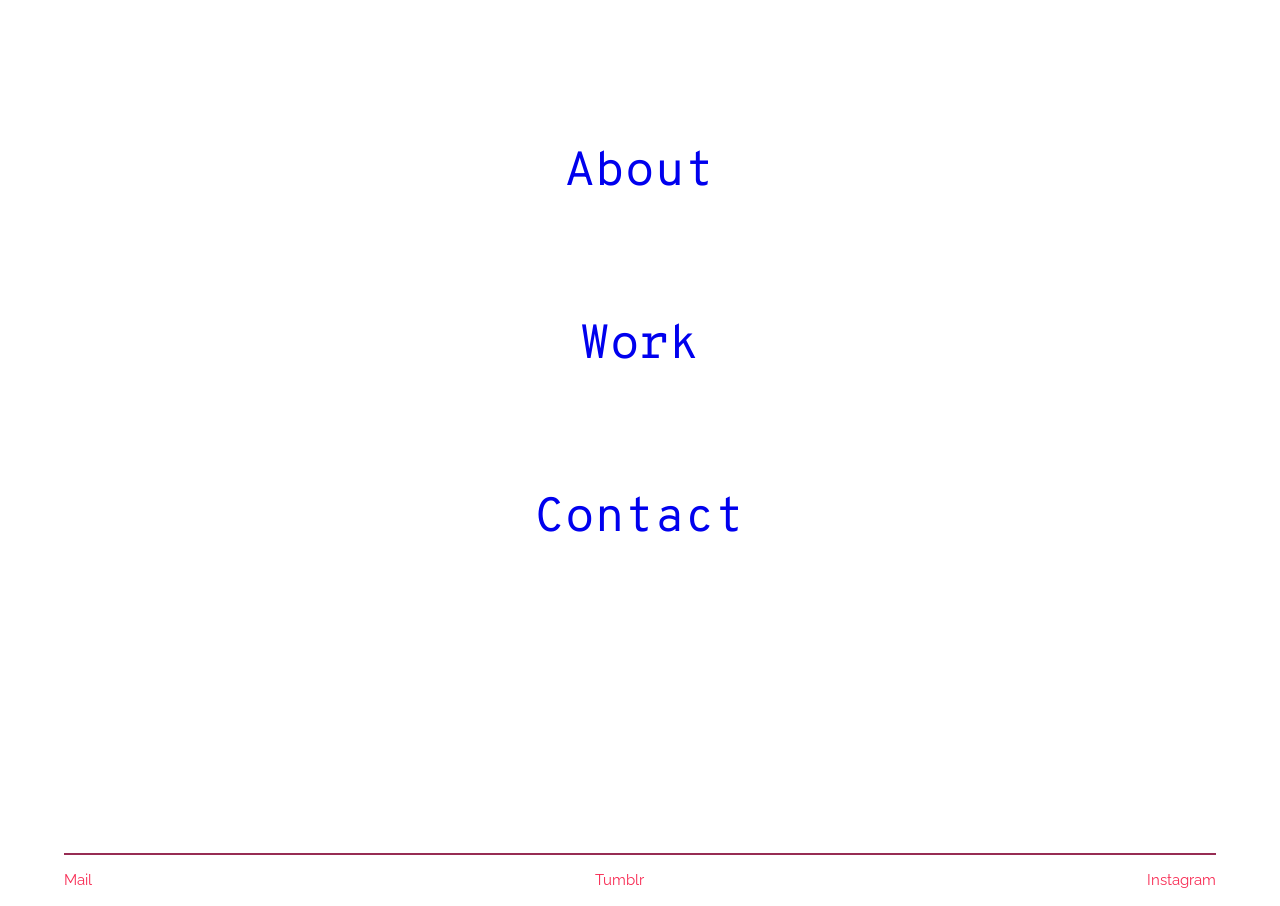
<file: index.html>
<!DOCTYPE html>
<html lang="en">

<head>
  <meta charset="utf-8">
    <title>Tabea Merly</title>
      <link rel="stylesheet" href="css/reset.css">
      <link rel="stylesheet" href="css/main.css">
      <link rel="stylesheet" type="text/css" href="https://fonts.googleapis.com/css?family=Overpass+Mono:700|Raleway">
</head>

<body>
<div class="content">

<div align=center>
  <ul>
    <a href="about.html" id="about_link">
    <li class="pages">About</li> </a>
    <a href="work.html" id="work_link">
    <li class="pages">Work</li> </a>
    <a href="contact.html" id="contact_link">
    <li class="pages">Contact</li> </a>
  </ul>
</div>

<div class="wrapper_footer">
  <footer>
    <a href="mailto:tabea.merly@gmail.com" class="mail">Mail</a>
    <a href="https://l-i-o-n-s.tumblr.com" class="tumblr" target="_blank" >Tumblr</a>
    <a href="https://www.instagram.com/freiraum/" class="instagram" target="_blank" >Instagram</a>
  </footer>
</div>

</div>

</body>

</html>
</file>
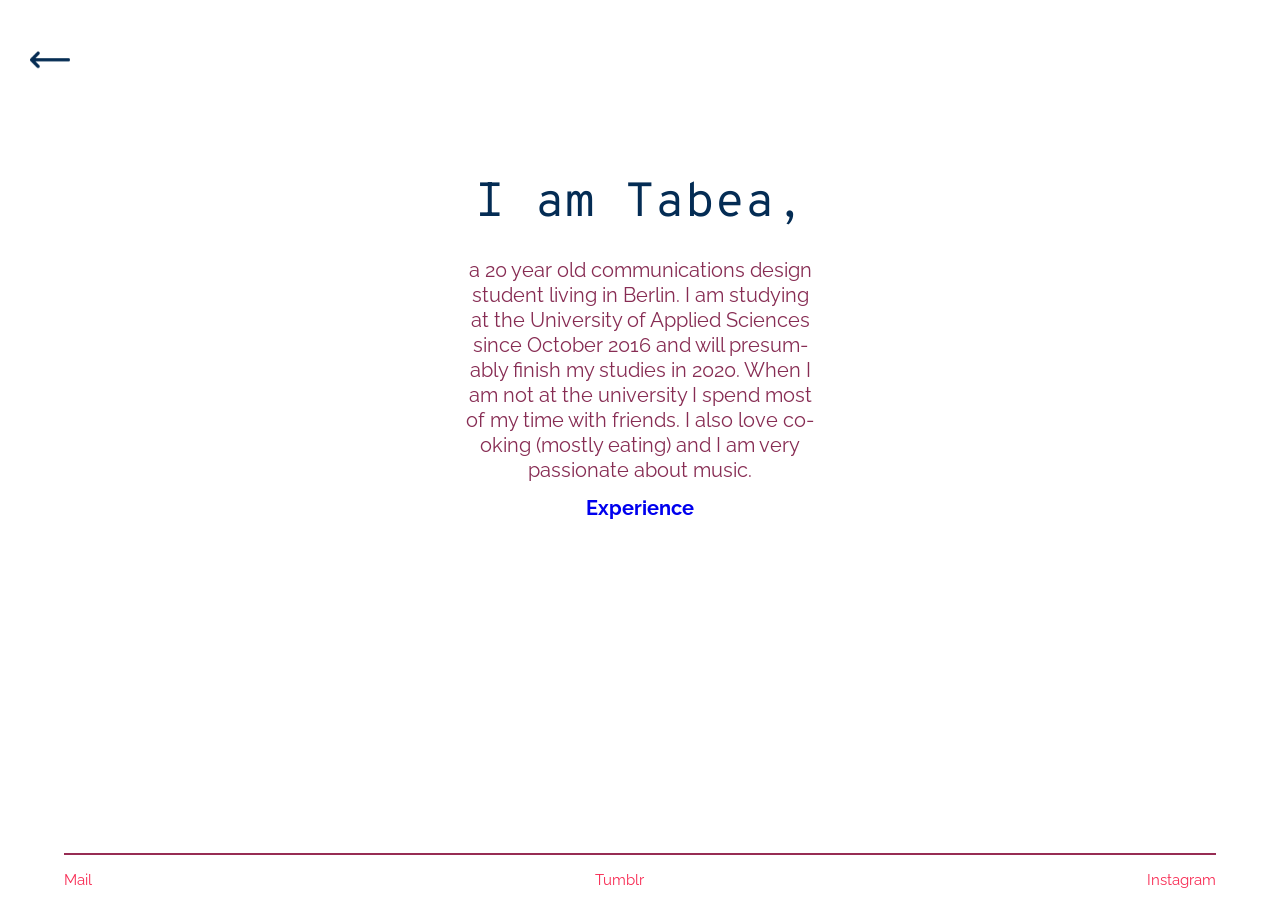
<file: about.html>
<!DOCTYPE html>
<html lang="en">

<head>
  <meta charset="utf-8">
    <title>About</title>
      <link rel="stylesheet" href="css/reset.css">
      <link rel="stylesheet" href="css/main.css">
      <link rel="stylesheet" type="text/css" href="https://fonts.googleapis.com/css?family=Overpass+Mono:700|Raleway">
</head>

<body>
<div class="content">

<div class="back">
  <a href="index.html">
    <img src="images/arrow.png" alt="back" height:20px width=40px>
  </a>
</div>

<h1> I am Tabea, </h1>

<div class="wrapper_about">
  <div align=center>
    <p> a 20 year old communications design student living in Berlin. I am studying at the University of Applied Sciences since October 2016 and will presum- <br> ably finish my studies in 2020. When I am not at the university I spend most of my time with friends. I also love co- oking (mostly eating) and I am very passionate about music.
    <div class="text_about"><a href="experience.html" id="experience_link">Experience</a></div> </p>
  </div>
</div>

<div class="wrapper_footer">
  <footer>
    <a href="mailto:tabea.merly@gmail.com" class="mail">Mail</a>
    <a href="https://l-i-o-n-s.tumblr.com" class="tumblr" target="_blank" >Tumblr</a>
    <a href="https://www.instagram.com/freiraum/" class="instagram" target="_blank" >Instagram</a>
  </footer>
</div>

</div>

</body>

</html>
</file>
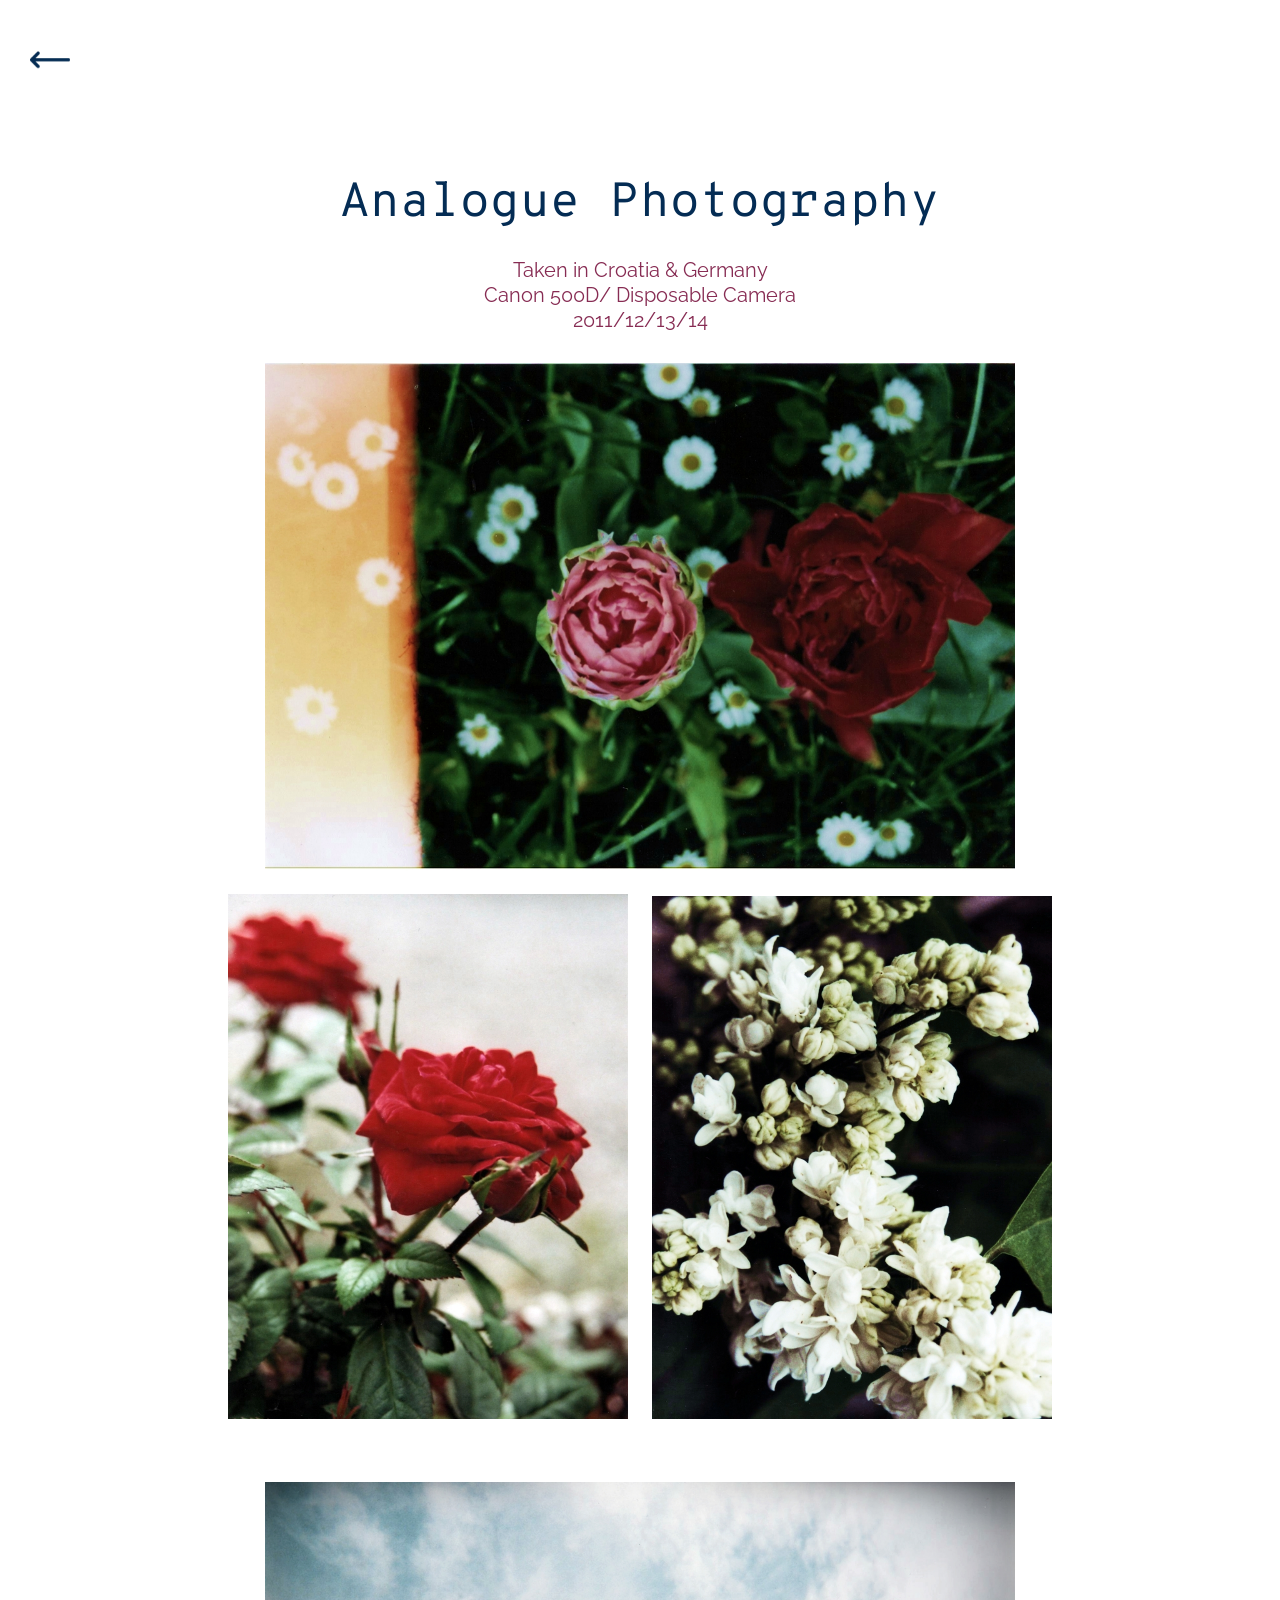
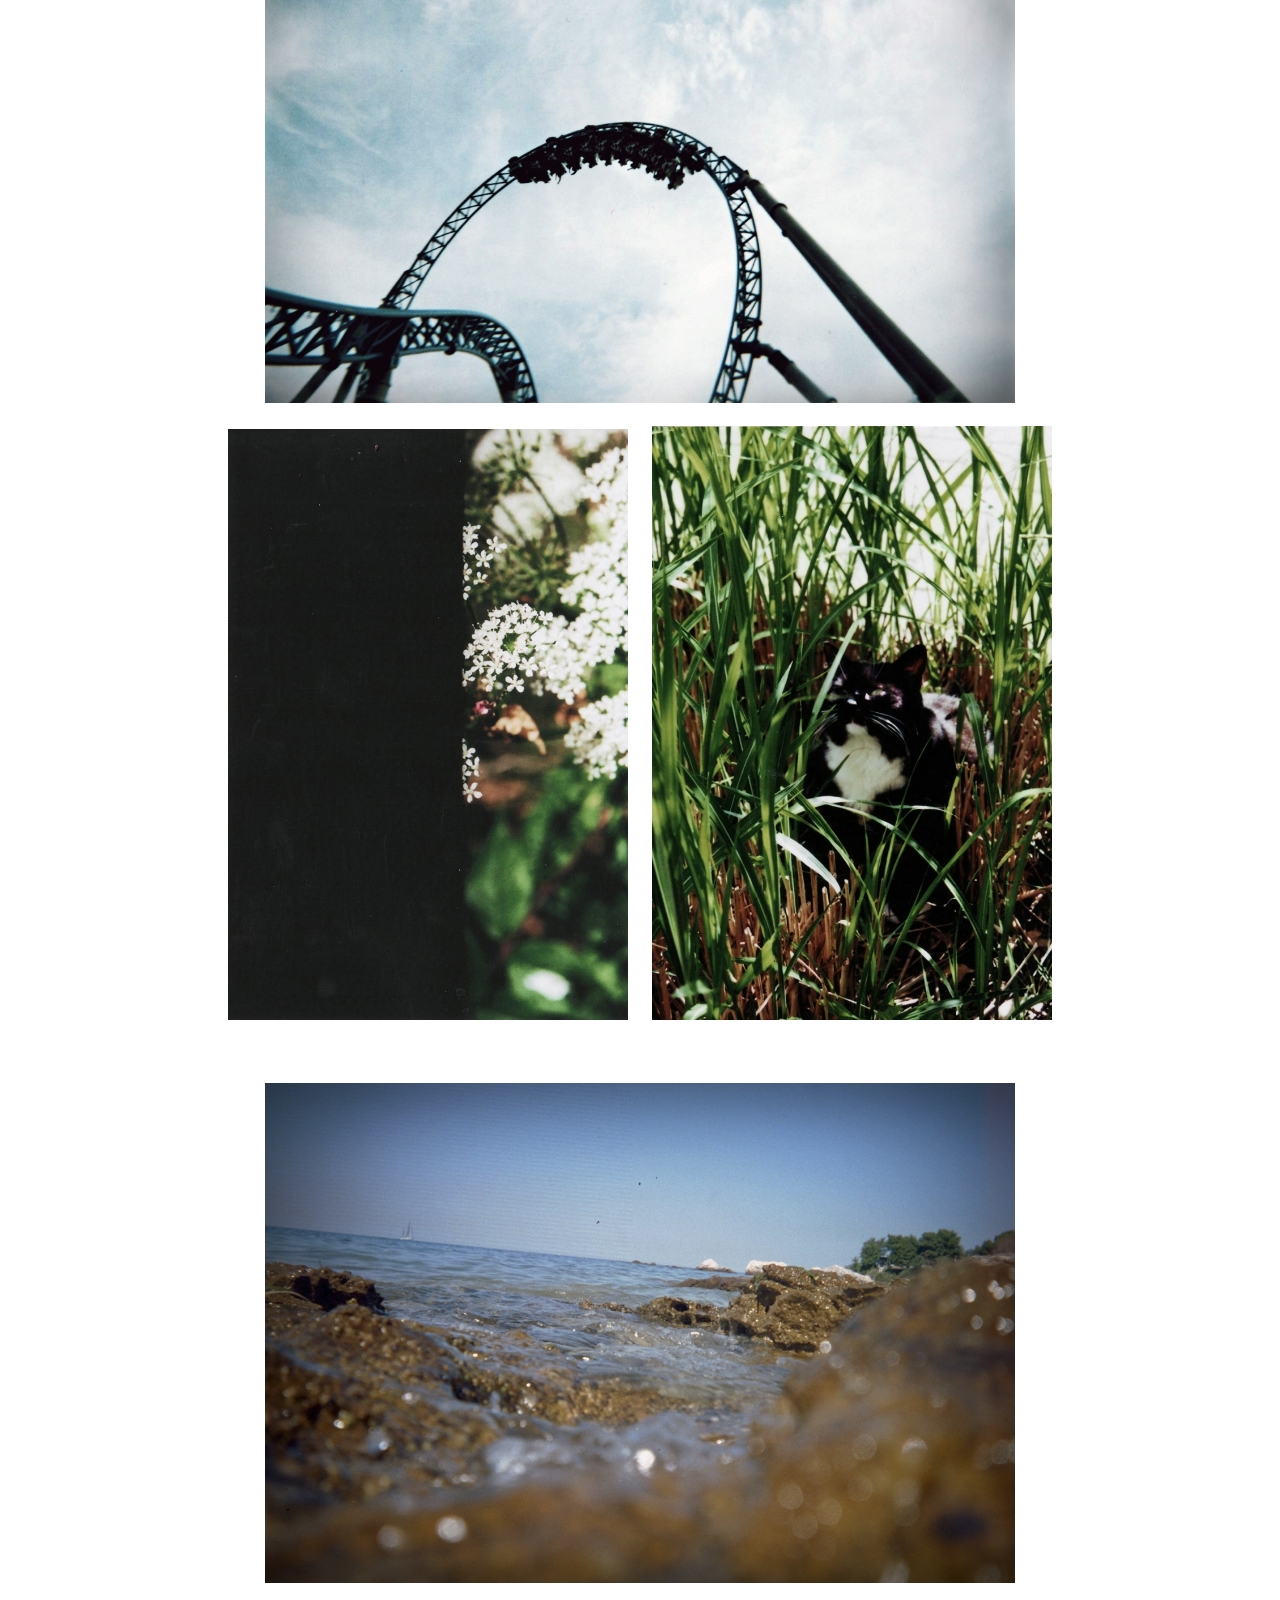
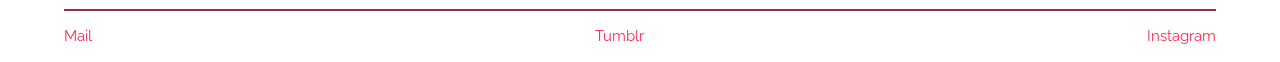
<file: analoguephoto.html>
<!DOCTYPE html>
<html lang="en">

<head>
  <meta charset="utf-8">
    <title>Analogue Photography</title>
      <link rel="stylesheet" href="css/reset.css">
      <link rel="stylesheet" href="css/main.css">
      <link rel="stylesheet" type="text/css" href="https://fonts.googleapis.com/css?family=Overpass+Mono:700|Raleway">
</head>

<body>
<div class="content">

<div class="back">
  <a href="work.html">
    <img src="images/arrow.png" alt="back" height:20px width=40px>
  </a>
</div>

<h1> Analogue Photography </h1>

<div class="wrapper_analogue">
  <div align=center>
   <p> Taken in Croatia & Germany <br> Canon 500D/ Disposable Camera <br> 2011/12/13/14</p>
    <img src="images/analog1.jpeg" alt="Photo1" class="analoguephoto">
    <img src="images/analog2.jpeg" alt="Photo2" class="analoguephoto1">
    <img src="images/analog5.jpeg" alt="Photo3" class="analoguephoto1">
    <img src="images/analog3.jpeg" alt="Photo6" class="analoguephoto">
    <img src="images/analog6.jpeg" alt="Photo4" class="analoguephoto1">
    <img src="images/analog7.jpeg" alt="Photo5" class="analoguephoto1">
    <img src="images/analog4.jpg" alt="Photo7" class="analoguephoto">
  </div>
</div>

<div class="wrapper_footer">
  <footer>
    <a href="mailto:tabea.merly@gmail.com" class="mail">Mail</a>
    <a href="https://l-i-o-n-s.tumblr.com" class="tumblr" target="_blank" >Tumblr</a>
    <a href="https://www.instagram.com/freiraum/" class="instagram" target="_blank" >Instagram</a>
  </footer>
</div>

</div>

</body>

</html>
</file>
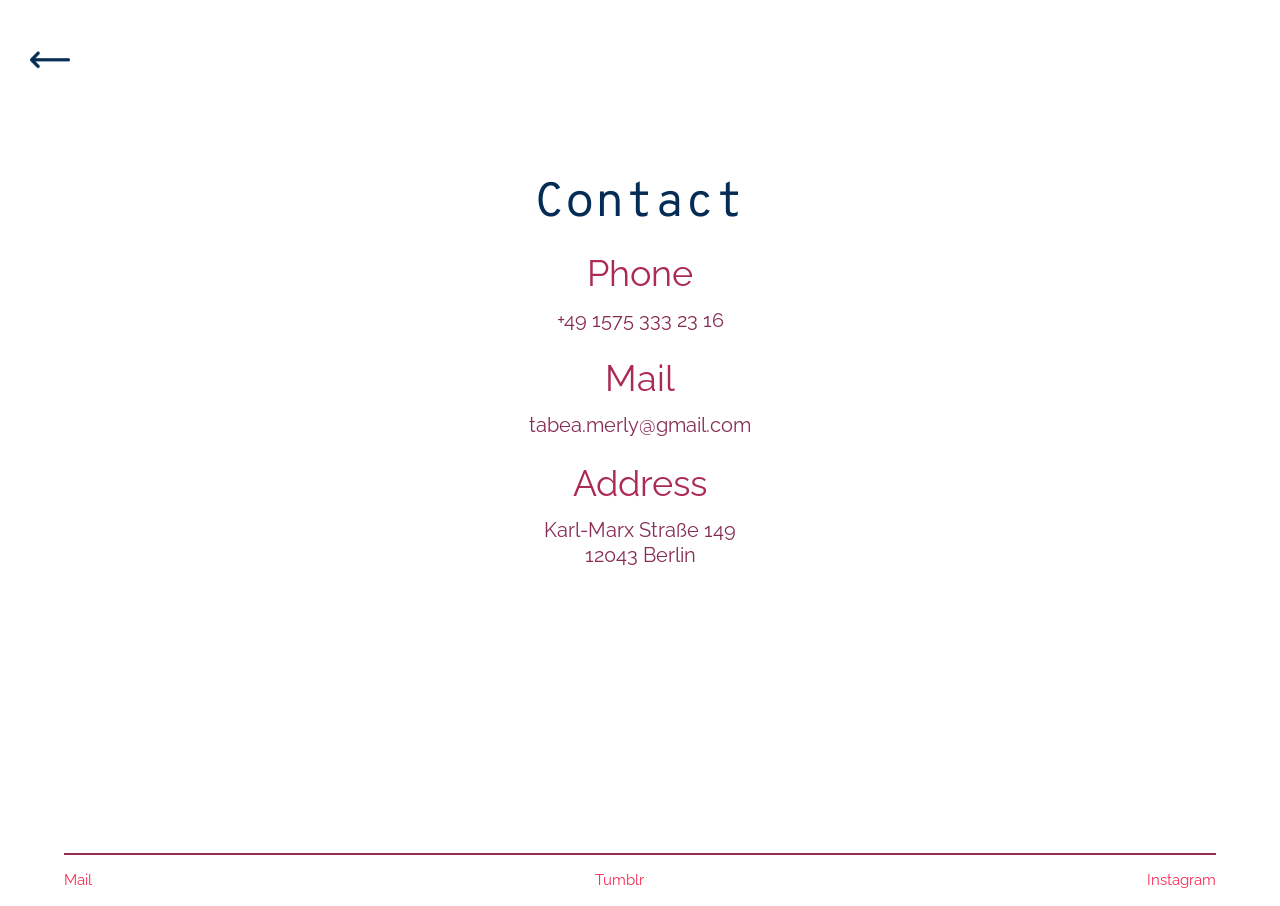
<file: contact.html>
<!DOCTYPE html>
<html lang="en">

<head>
  <meta charset="utf-8">
    <title>Contact</title>
      <link rel="stylesheet" href="css/reset.css">
      <link rel="stylesheet" href="css/main.css">
      <link rel="stylesheet" type="text/css" href="https://fonts.googleapis.com/css?family=Overpass+Mono:700|Raleway">
</head>

<body>
<div class="content">

<div class="back">
  <a href="index.html">
    <img src="images/arrow.png" alt="back" height:20px width=40px>
  </a>
</div>

<h1> Contact </h1>

<div class="wrapper_contact">
  <div class="phone">
    <div align=center>
      <h3> Phone </h3>
      <p> +49 1575 333 23 16 </p>
    </div>
  </div>
  <br>
  <div class="mail">
    <div align=center>
      <h3> Mail </h3>
      <p> tabea.merly@gmail.com </p>
    </div>
  </div>
  <br>
  <div class="address">
    <div align=center>
      <h3> Address </h3>
      <p> Karl-Marx Straße 149 <br>
      12043 Berlin </p>
    </div>
  </div>
</div>

<div class="wrapper_footer">
  <footer>
    <a href="mailto:tabea.merly@gmail.com" class="mail">Mail</a>
    <a href="https://l-i-o-n-s.tumblr.com" class="tumblr" target="_blank" >Tumblr</a>
    <a href="https://www.instagram.com/freiraum/" class="instagram" target="_blank" >Instagram</a>
  </footer>
</div>

</div>

</body>

</html>
</file>
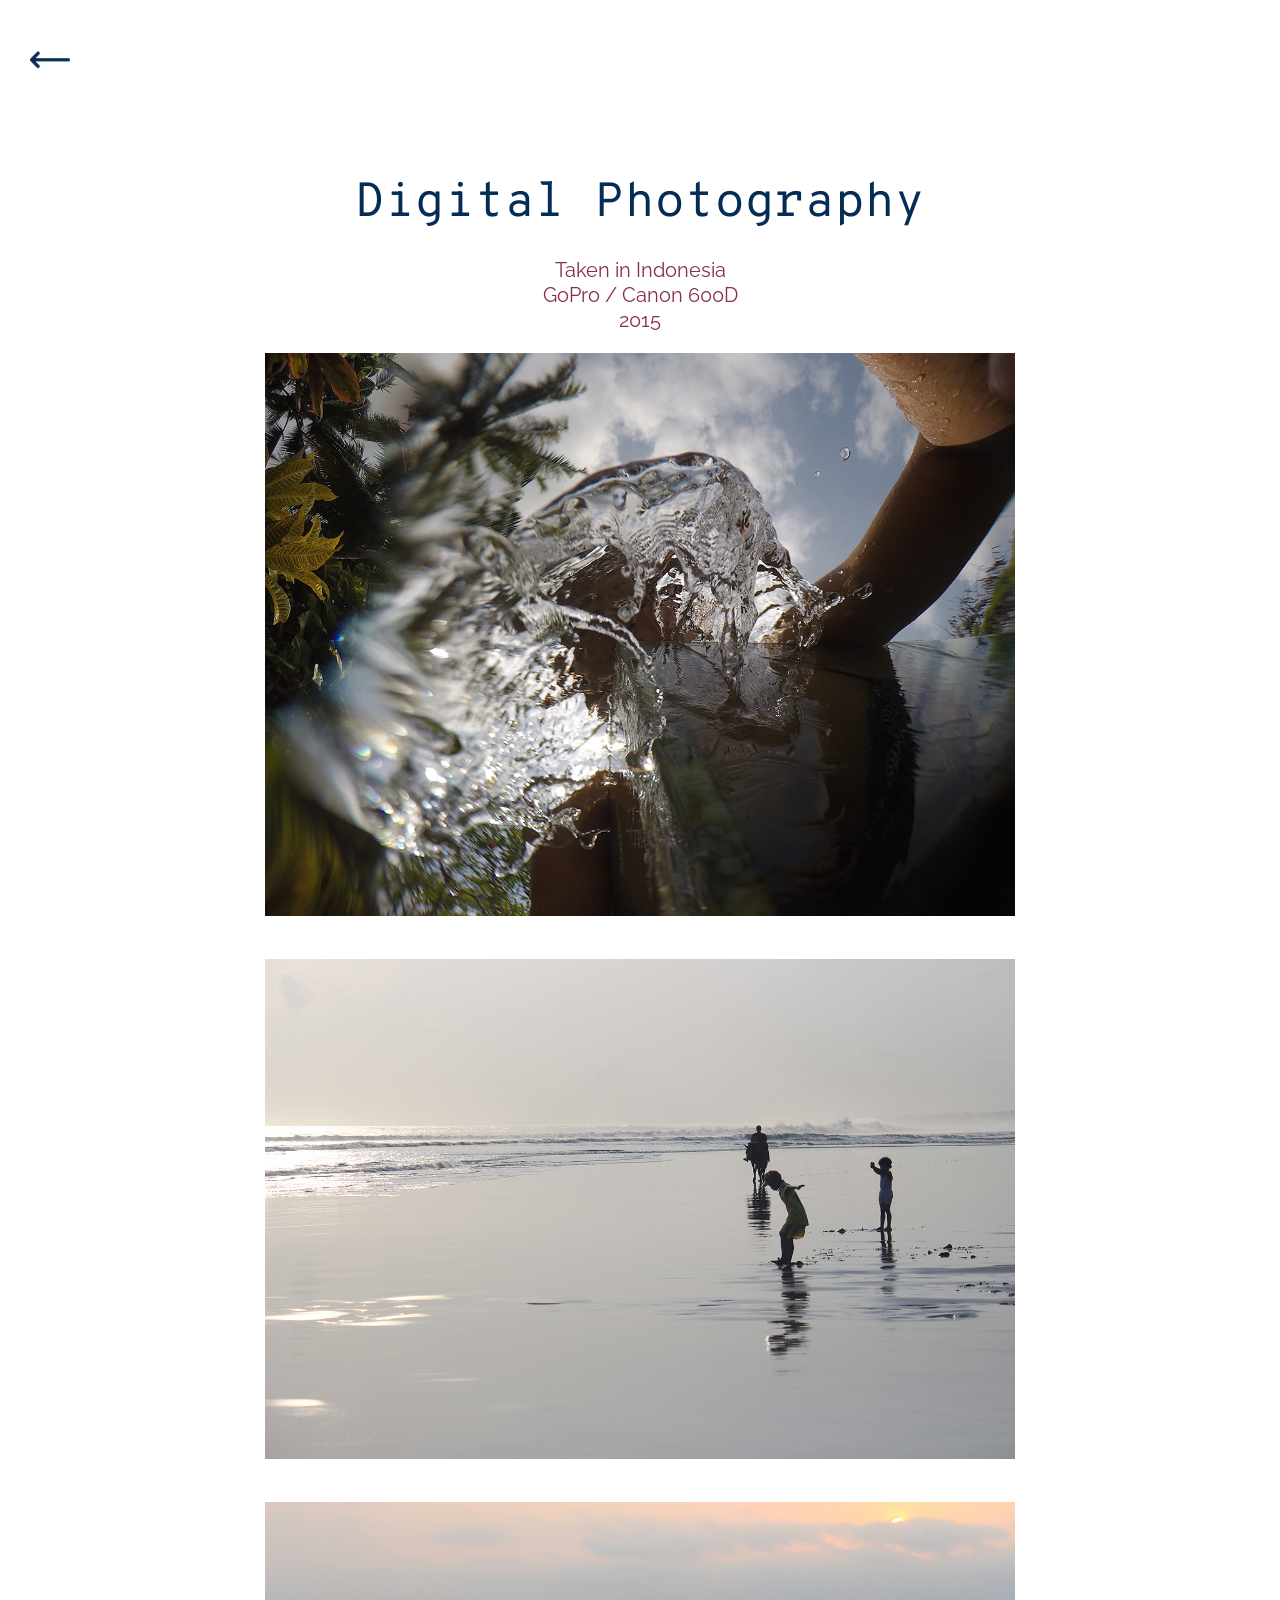
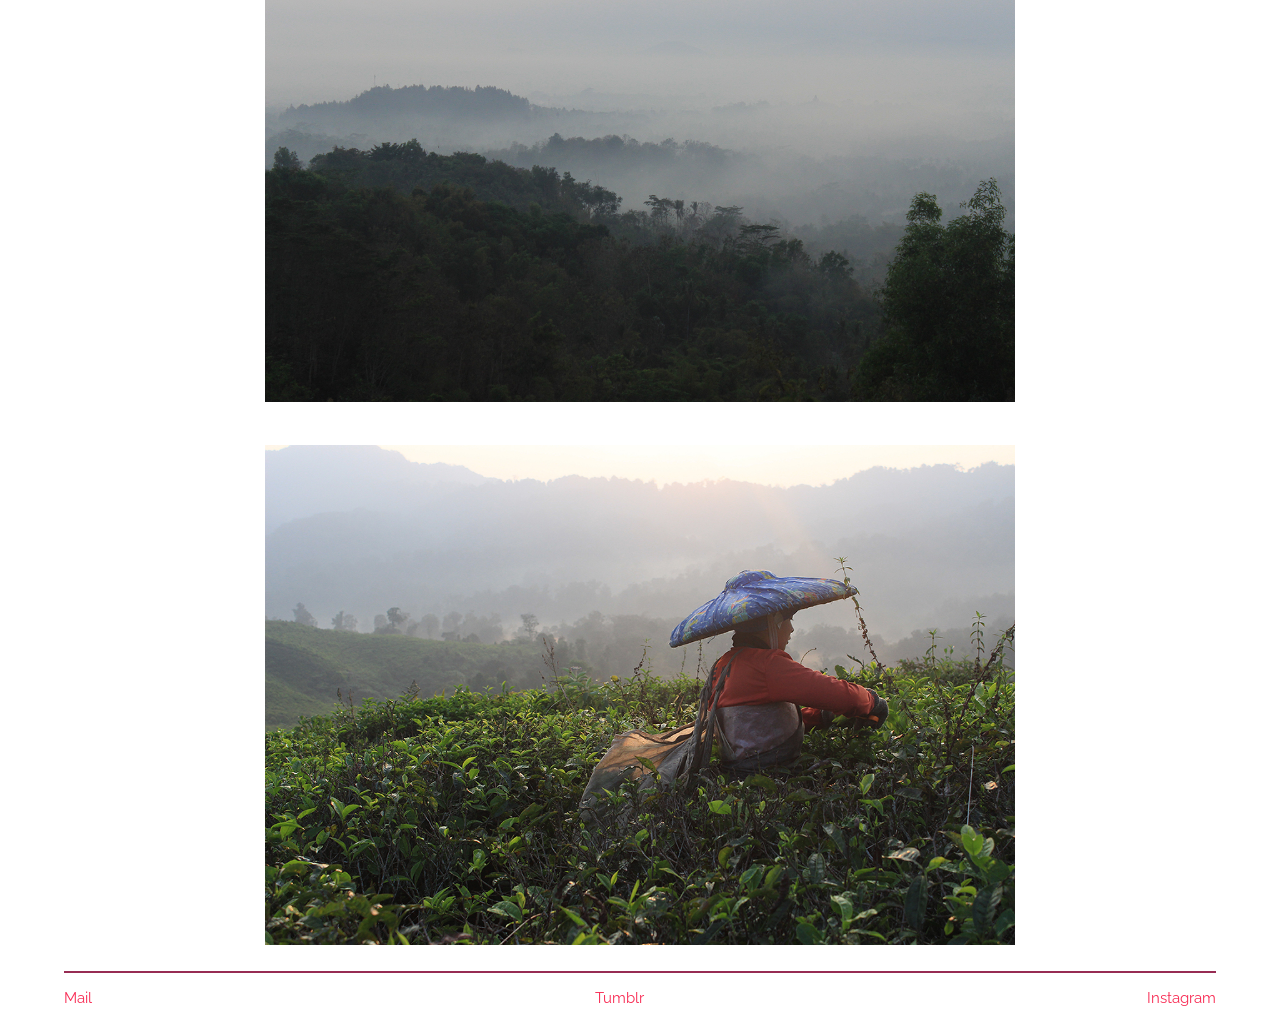
<file: digitalphoto.html>
<!DOCTYPE html>
<html lang="en">

<head>
  <meta charset="utf-8">
    <title>Digital Photography</title>
      <link rel="stylesheet" href="css/reset.css">
      <link rel="stylesheet" href="css/main.css">
      <link rel="stylesheet" type="text/css" href="https://fonts.googleapis.com/css?family=Overpass+Mono:700|Raleway">
</head>

<body>
<div class="content">

<div class="back">
  <a href="work.html">
    <img src="images/arrow.png" alt="back" height:20px width=40px>
  </a>
</div>

<h1> Digital Photography </h1>

<div class="wrapper_digital">
  <div align=center>
   <p> Taken in Indonesia <br> GoPro / Canon 600D <br> 2015 </p>
    <img src="images/digital1.jpg" alt="Photo1" class="digitalphoto">
    <img src="images/digital3.jpg" alt="Photo2" class="digitalphoto">
    <img src="images/digital4.jpg" alt="Photo3" class="digitalphoto">
    <img src="images/digital2.jpg" alt="Photo4" class="digitalphoto">
 </div>
</div>

<div class="wrapper_footer">
  <footer>
    <a href="mailto:tabea.merly@gmail.com" class="mail">Mail</a>
    <a href="https://l-i-o-n-s.tumblr.com" class="tumblr" target="_blank" >Tumblr</a>
    <a href="https://www.instagram.com/freiraum/" class="instagram" target="_blank" >Instagram</a>
  </footer>
</div>

</div>

</body>

</html>
</file>
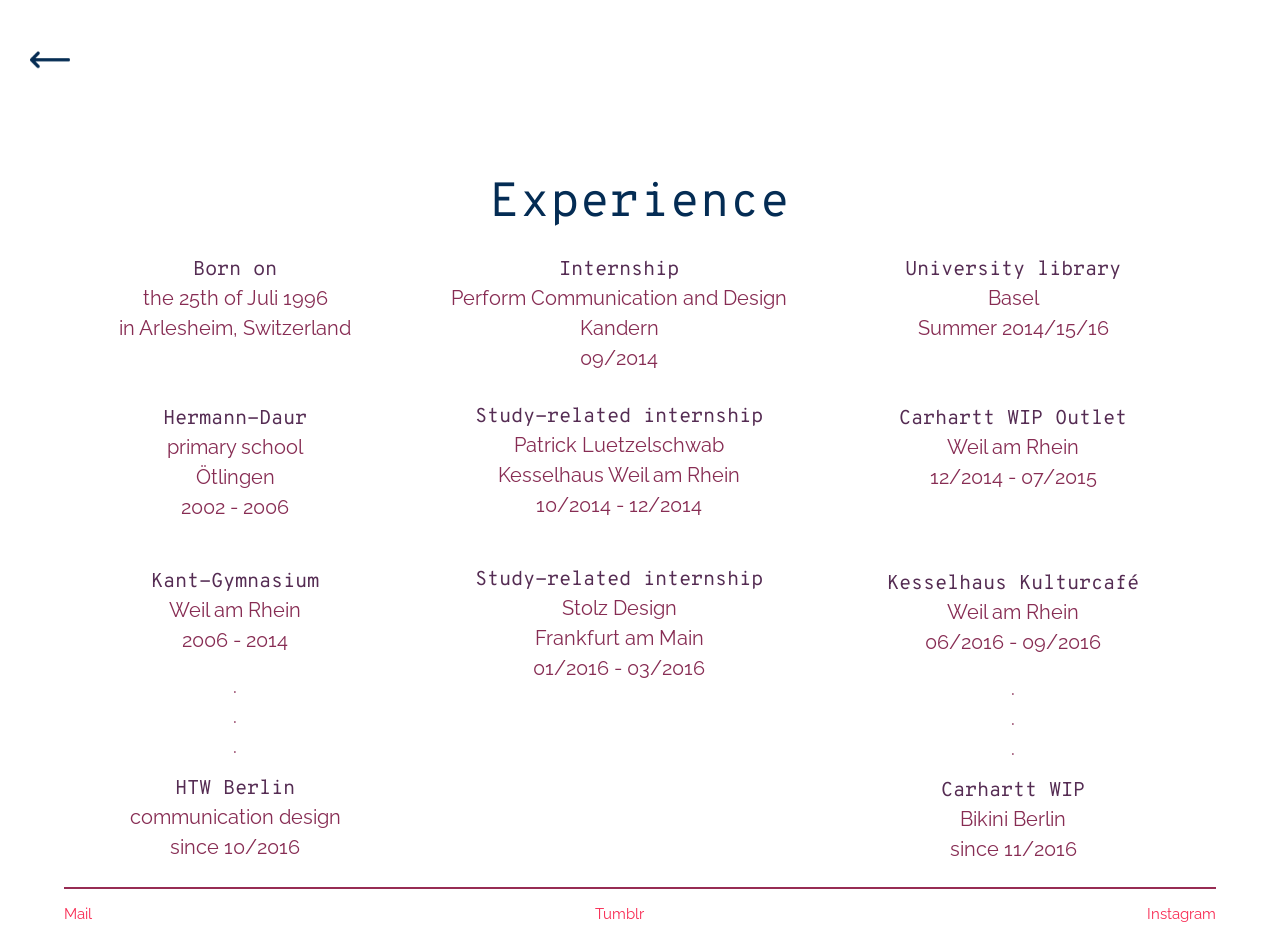
<file: experience.html>
<!DOCTYPE html>
<html lang="en">

<head>
  <meta charset="utf-8">
    <title>Experience</title>
      <link rel="stylesheet" href="css/reset.css">
      <link rel="stylesheet" href="css/main.css">
      <link rel="stylesheet" type="text/css" href="https://fonts.googleapis.com/css?family=Overpass+Mono:700|Raleway">
</head>

<body>
<div class="content">

<div class="back">
  <a href="about.html">
    <img src="images/arrow.png" alt="back" height:20px width=40px>
  </a>
</div>

<h1> Experience </h1>

<div class="wrapper_experience">
  <div class="education">
    <div align=center>
      <h4> Born on </h4>
      <p> the 25th of Juli 1996 <br> in Arlesheim, Switzerland </p>
      <br><br><br><br>
      <h4>Hermann-Daur</h4>
      <p> primary school <br> Ötlingen <br> 2002 - 2006 </p>
      <br><br><br>
      <h4> Kant-Gymnasium </h4>
      <p> Weil am Rhein <br> 2006 - 2014 </p>
      <br><p>.<br>.<br>.</p><br>
      <h4>HTW Berlin</h4>
      <p>communication design <br> since 10/2016 </p>
    </div>
  </div>
  <div class="internships">
    <div align=center>
      <h4> Internship </h4>
      <p> Perform Communication and Design <br> Kandern <br> 09/2014 </p>
      <br><br>
      <h4> Study-related internship </h4>
      <p> Patrick Luetzelschwab <br> Kesselhaus Weil am Rhein <br> 10/2014 - 12/2014 </p>
      <br><br><br>
      <h4> Study-related internship </h4>
      <p> Stolz Design <br> Frankfurt am Main <br> 01/2016 - 03/2016 </p>
    </div>
  </div>
  <div class="jobs">
    <div align=center>
      <h4> University library </h4>
      <p> Basel <br> Summer 2014/15/16 </p>
      <br><br><br><br>
      <h4> Carhartt WIP Outlet </h4>
      <p> Weil am Rhein <br> 12/2014 - 07/2015 </p>
      <br><br><br><br><br>
      <h4> Kesselhaus Kulturcafé </h4>
      <p> Weil am Rhein <br> 06/2016 - 09/2016 </p>
      <br><p>.<br>.<br>.</p><br>
      <h4> Carhartt WIP </h4>
      <p> Bikini Berlin <br> since 11/2016 </p>
    </div>
  </div>
</div>

<div class="wrapper_footer">
  <footer>
    <a href="mailto:tabea.merly@gmail.com" class="mail">Mail</a>
    <a href="https://l-i-o-n-s.tumblr.com" class="tumblr" target="_blank" >Tumblr</a>
    <a href="https://www.instagram.com/freiraum/" class="instagram" target="_blank" >Instagram</a>
  </footer>
</div>

</div>

</body>

</html>
</file>
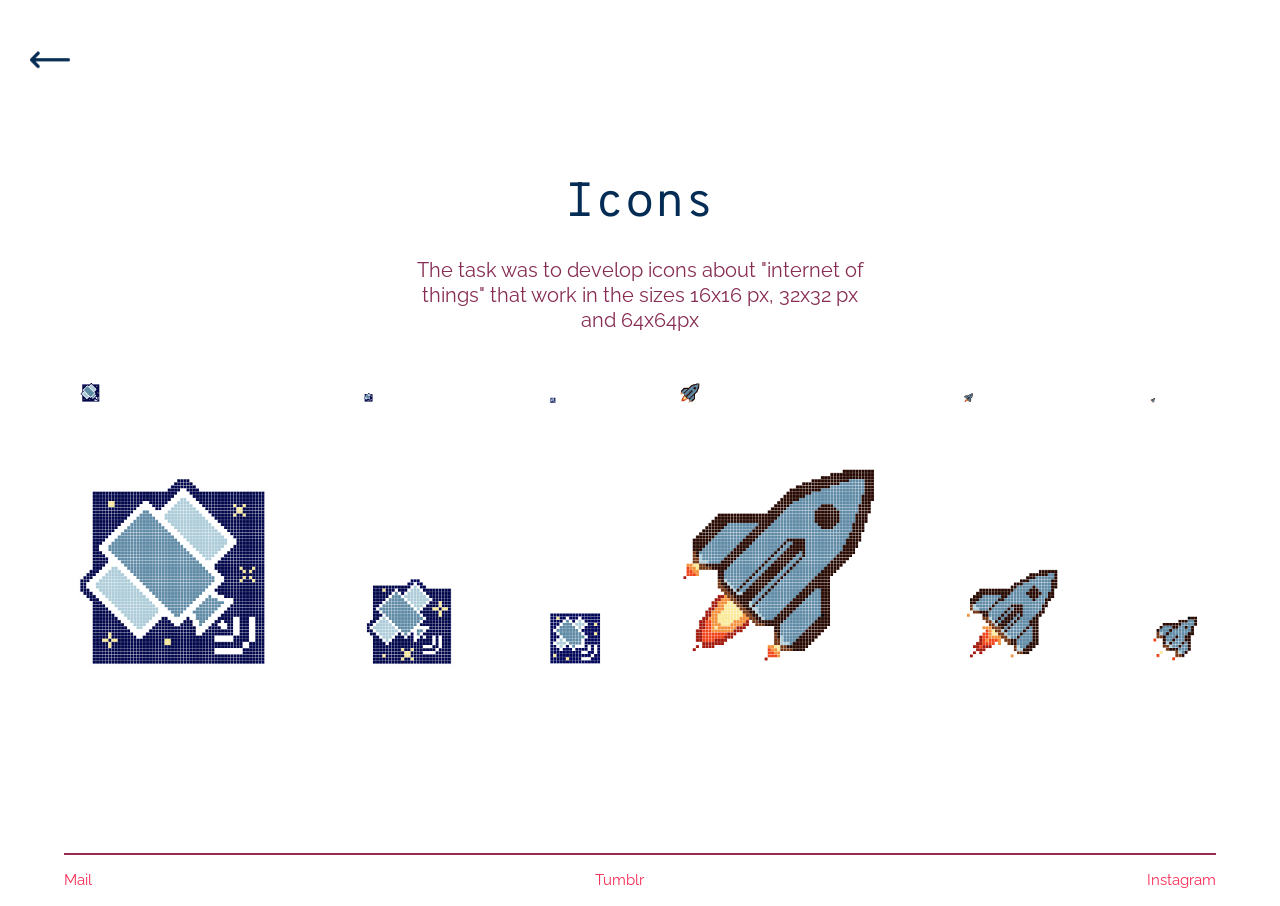
<file: icons.html>
<!DOCTYPE html>
<html lang="en">

<head>
  <meta charset="utf-8">
    <title>Icons</title>
      <link rel="stylesheet" href="css/reset.css">
      <link rel="stylesheet" href="css/main.css">
      <link rel="stylesheet" type="text/css" href="https://fonts.googleapis.com/css?family=Overpass+Mono:700|Raleway">
</head>

<body>
<div class="content">

<div class="back">
  <a href="work.html">
    <img src="images/arrow.png" alt="back" height:20px width=40px>
  </a>
</div>

<h1> Icons </h1>

<div class="wrapper_icons">
  <div align=center>
  <p> The task was to develop icons about "internet of <br> things" that work in the sizes 16x16 px, 32x32 px <br> and 64x64px </p>
  <br><br>
    <img src="images/Icons _Satellit.png" alt="Satellit" class="icons">
    <img src="images/Icons_Rakete.png" alt="Rakete" class="icons">
  </div>
</div>

<div class="wrapper_footer">
  <footer>
    <a href="mailto:tabea.merly@gmail.com" class="mail">Mail</a>
    <a href="https://l-i-o-n-s.tumblr.com" class="tumblr" target="_blank" >Tumblr</a>
    <a href="https://www.instagram.com/freiraum/" class="instagram" target="_blank" >Instagram</a>
  </footer>
</div>

</div>

</body>

</html>
</file>
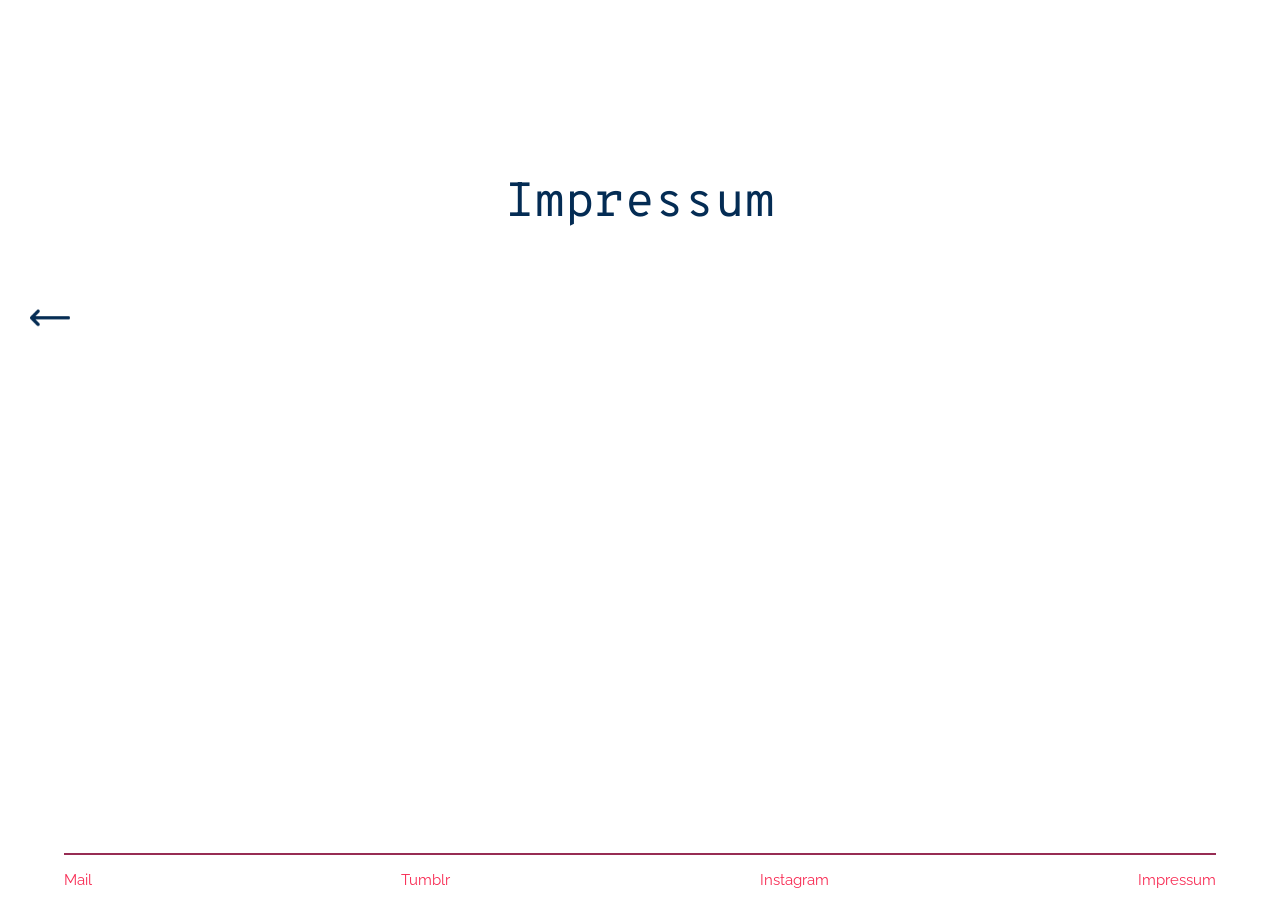
<file: impressum.html>
<!DOCTYPE html>
<html lang="de">

<head>
  <meta charset="utf-8">
    <title>Impressum</title>
      <link rel="stylesheet" href="css/reset.css">
      <link rel="stylesheet" href="css/main.css">
      <link rel="stylesheet" type="text/css" href="https://fonts.googleapis.com/css?family=Overpass+Mono:700|Raleway">
</head>

<body class=site>

<h1>Impressum</h1>
<div class="back">
  <a href="uni.html">
      <img src="images/arrow.png" alt="back" height:20px width=40px>
  </a>
</div>

<div class="wrapper_footer">
  <footer>
    <a href="mailto:tabea.merly@gmail.com" class="mail">Mail</a>
    <a href="https://l-i-o-n-s.tumblr.com" class="tumblr">Tumblr</a>
    <a href="https://www.instagram.com/freiraum/" class="instagram">Instagram</a>
    <a href="impressum.html" class="impressum">Impressum</a>
  </footer>
</div>

</body>

</html>
</file>
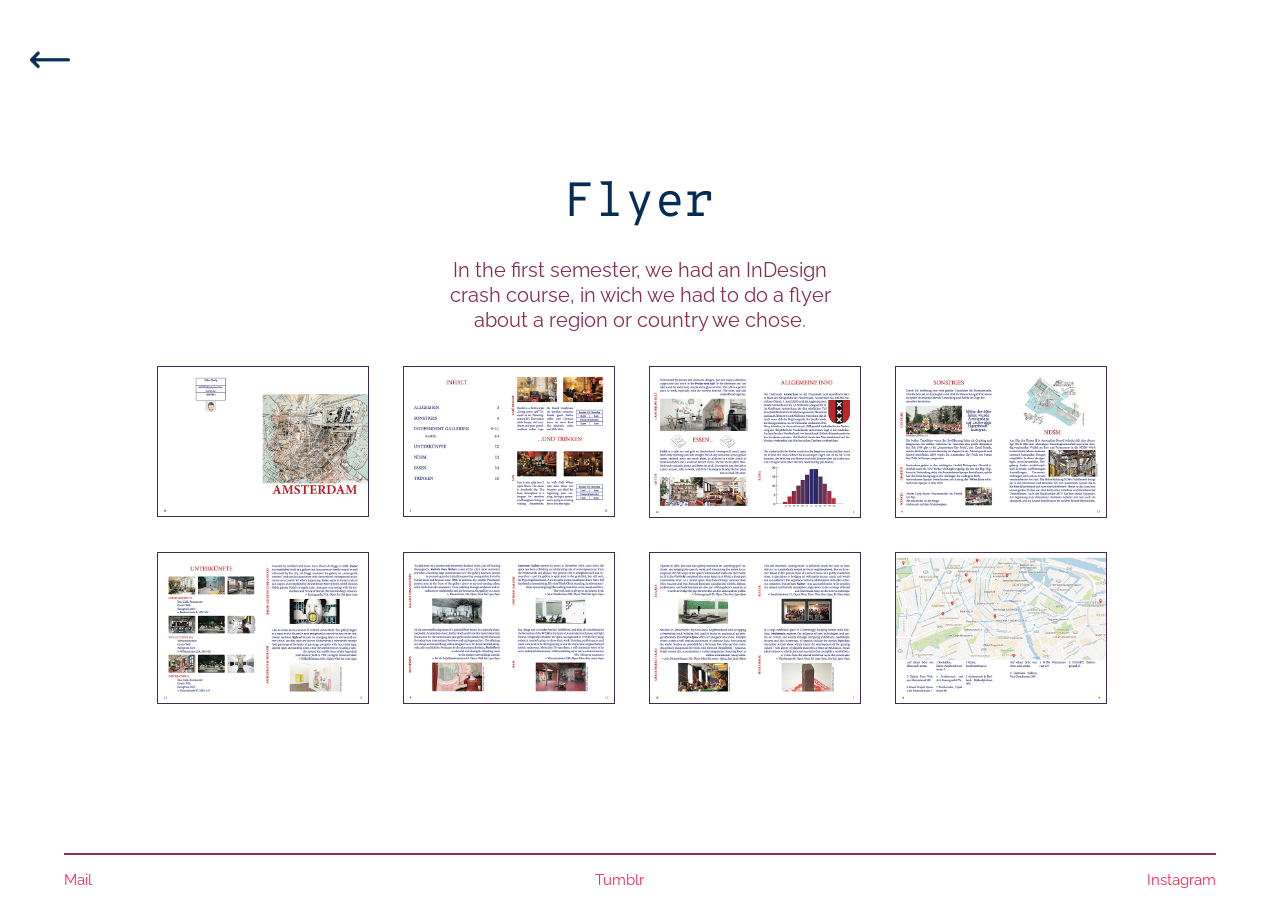
<file: indesign.html>
<!DOCTYPE html>
<html lang="en">

<head>
  <meta charset="utf-8">
    <title>Flyer</title>
      <link rel="stylesheet" href="css/reset.css">
      <link rel="stylesheet" href="css/main.css">
      <link rel="stylesheet" type="text/css" href="https://fonts.googleapis.com/css?family=Overpass+Mono:700|Raleway">
</head>

<body>
<div class="content">

<div class="back">
  <a href="work.html">
    <img src="images/arrow.png" alt="back" height:20px width=40px>
  </a>
</div>

<h1> Flyer </h1>

<div class="wrapper_indesign">
  <div align=center>
    <p> In the first semester, we had an InDesign <br> crash course, in wich we had to do a flyer <br>  about a region or country we chose.  </p>
    <br>
      <img src="images/A1.png" class="indesign">
      <img src="images/A2.png" class="indesign">
      <img src="images/A3.png" class="indesign">
      <img src="images/A5.png" class="indesign">
      <img src="images/A6.png" class="indesign">
      <img src="images/A7.png" class="indesign">
      <img src="images/A8.png" class="indesign">
      <img src="images/A9.png" class="indesign">
  </div>
</div>

<div class="wrapper_footer">
  <footer>
    <a href="mailto:tabea.merly@gmail.com" class="mail">Mail</a>
    <a href="https://l-i-o-n-s.tumblr.com" class="tumblr" target="_blank" >Tumblr</a>
    <a href="https://www.instagram.com/freiraum/" class="instagram" target="_blank" >Instagram</a>
  </footer>
</div>

</div>

</body>

</html>
</file>
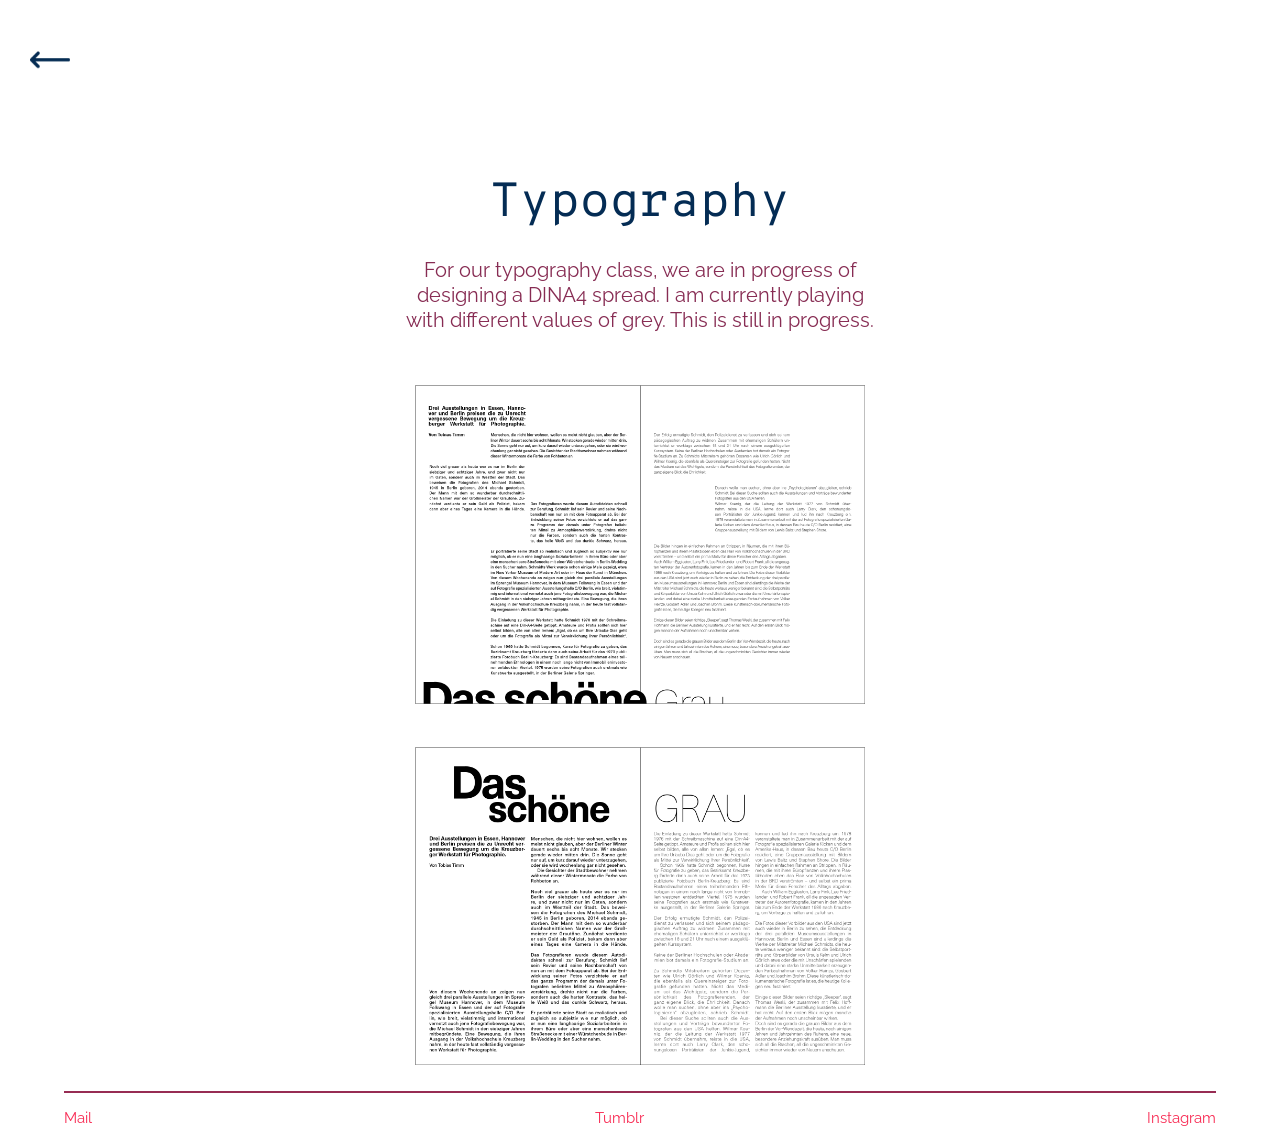
<file: typo.html>
<!DOCTYPE html>
<html lang="en">

<head>
  <meta charset="utf-8">
    <title>Typography</title>
      <link rel="stylesheet" href="css/reset.css">
      <link rel="stylesheet" href="css/main.css">
      <link rel="stylesheet" type="text/css" href="https://fonts.googleapis.com/css?family=Overpass+Mono:700|Raleway">
</head>

<body>
<div class="content">

<div class="back">
  <a href="work.html">
    <img src="images/arrow.png" alt="back" height:20px width=40px>
  </a>
</div>

<h1> Typography </h1>

<div class="wrapper_typo">
  <div align=center>
    <p> For our typography class, we are in progress of <br>  designing a DINA4 spread. I am currently playing <br> with different values of grey. This is still in progress. </p>
    <br><br>
      <img src="images/Typo_1.png" alt="typography" class=typo>
      <img src="images/Typo_2.png" alt="typography" class=typo>
  </div>
</div>

<div class="wrapper_footer">
  <footer>
    <a href="mailto:tabea.merly@gmail.com" class="mail">Mail</a>
    <a href="https://l-i-o-n-s.tumblr.com" class="tumblr" target="_blank" >Tumblr</a>
    <a href="https://www.instagram.com/freiraum/" class="instagram" target="_blank" >Instagram</a>
  </footer>
</div>

</div>

</body>

</html>
</file>
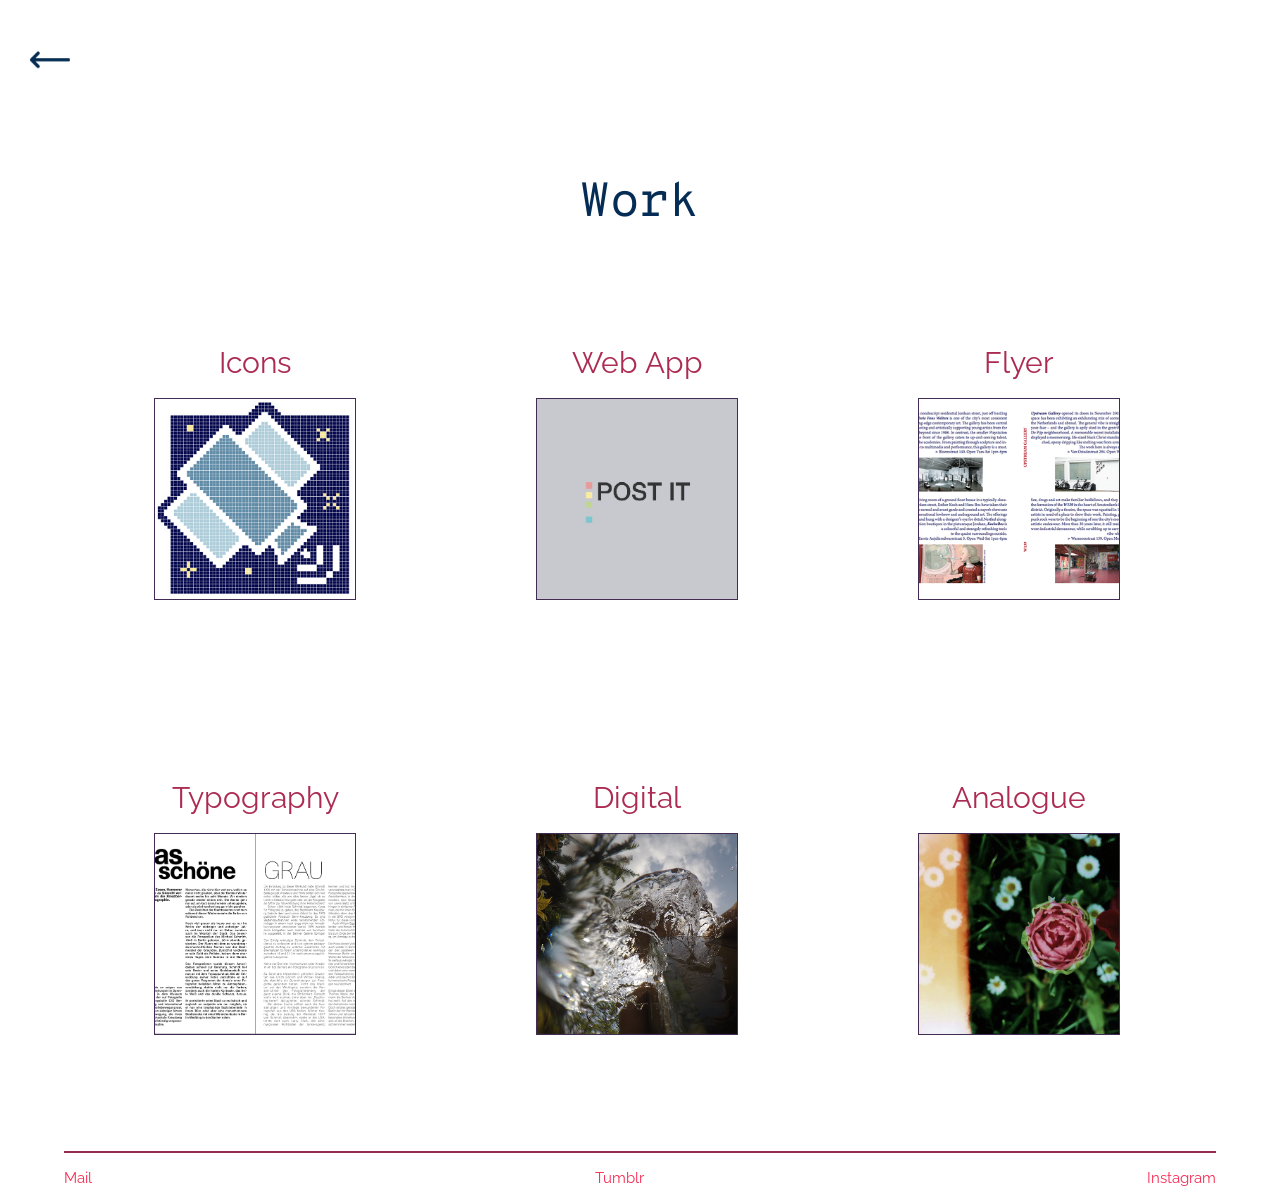
<file: work.html>
<!DOCTYPE html>
<html lang="en">

<head>
  <meta charset="utf-8">
    <title>Work</title>
      <link rel="stylesheet" href="css/reset.css">
      <link rel="stylesheet" href="css/main.css">
      <link rel="stylesheet" type="text/css" href="https://fonts.googleapis.com/css?family=Overpass+Mono:700|Raleway">
</head>

<body>
<div class="content">

<div class="back">
  <a href="index.html">
    <img src="images/arrow.png" alt="back" height:20px width=40px>
  </a>
</div>

<h1> Work </h1>

<div class=wrapper_work>
  <div class="container">
    <h3> Icons </h3>
    <img src="images/Icon_Satellit_Ansicht.png" alt="project4" class=projects>
    <div class="overlay">
      <div class="text"><a href="icons.html" id="see_more_link"> <li class="pages">SEE MORE</li> </a> </div>
    </div>
  </div>
  <div class="container">
    <h3> Web App </h3>
    <img src="images/ToDo_Ansicht.png" alt="project2" class=projects>
    <div class="overlay">
      <div class="text"><a href="webapp.html" id="see_more_link"> <li class="pages">SEE MORE</li> </a> </div>
    </div>
  </div>
  <div class="container">
    <h3> Flyer </h3>
    <img src="images/InDesign_Ansicht.png" alt="project3" class=projects>
      <div class="overlay">
      <div class="text"><a href="indesign.html" id="see_more_link"> <li class="pages">SEE MORE</li> </a> </div>
    </div>
  </div>
  <div class="container">
    <h3> Typography </h3>
    <img src="images/Typo_Ansicht.png" alt="project1" class=projects>
    <div class="overlay">
      <div class="text"><a href="typo.html" id="see_more_link"> <li class="pages">SEE MORE</li> </a> </div>
    </div>
  </div>
  <div class="container">
    <h3> Digital </h3>
    <img src="images/digital_ansicht.png" alt="project5" class=projects>
    <div class="overlay">
      <div class="text"><a href="digitalphoto.html" id="see_more_link"> <li class="pages">SEE MORE</li> </a> </div>
    </div>
  </div>
  <div class="container">
    <h3> Analogue </h3>
    <img src="images/analog_ansicht.png" alt="project6" class=projects>
    <div class="overlay">
      <div class="text"><a href="analoguephoto.html" id="see_more_link"> <li class="pages">SEE MORE</li> </a> </div>
    </div>
  </div>
</div>

<div class="wrapper_footer">
  <footer>
    <a href="mailto:tabea.merly@gmail.com" class="mail">Mail</a>
    <a href="https://l-i-o-n-s.tumblr.com" class="tumblr" target="_blank" >Tumblr</a>
    <a href="https://www.instagram.com/freiraum/" class="instagram" target="_blank" >Instagram</a>
  </footer>
</div>

</div>

</body>

</html>
</file>
<file: css/main.css>
/*GENERAL*/


a {
  text-decoration: none;
}

a:visited {
  text-decoration: none;
}

.back {
  margin-left: 30px;
  margin-top: 50px;
  position: fixed;
  transition: transform 0.8s;
}

.back:hover {
  transform: translate(-10px, 0px);
}

h1 {
  font-family:Overpass Mono, monospace;
  color: #042c54;
  font-size: 48px;
  margin-top: 180px;
  display: flex;
  justify-content: center;
  padding-bottom: 30px;
}

h3 {
  font-family:Raleway, sans-serif;
  color: #ac2b53;
  font-size: 36px;
  display: flex;
  justify-content: center;
  padding-bottom: 20px;
}

h4 {
  font-family:Overpass Mono, monospace;
  color: #552c53;
  font-size: 20px;
  line-height: 25px;
}

p {
  font-family:Raleway, sans-serif;
  font-size: 20px;
  color: #872c53;
  line-height: 25px;
}

.content {
  display: flex;
  position: relative;
  min-height: 100%;
  flex-direction: column;
  margin: 0 auto;
  min-height: 100vh;
  padding-bottom: -45px;
}

.wrapper_footer {
  margin-right: 5%;
  margin-left: 5%;
  border-top: 2px solid #972c53;
  position: absolute;
  bottom: 0;
  width: 90%;
  height: 45px;
}

footer a {
  font-family:Raleway, sans-serif;
  font-size: 15px;
  color: #f82c54;
}

footer {
  display: flex;
  justify-content: space-between;
  padding-top: 18px;
  padding-bottom: 18px;
}


/*LANDING_PAGE*/


ul {
  font-family:Overpass Mono, monospace;
  color: #042c54;
  margin-top: 125px;
  font-size: 48px;
  line-height: 2;
}

.pages {
  list-style: none;
  text-decoration: none;
  padding-bottom: 6%;
}

.pages:hover {
  color: #af2b53;
}

/*ABOUT*/

.wrapper_about {
  display: flex;
  justify-content: center;
  width: 350px;
  margin-left: auto;
  margin-right: auto;
  margin-bottom: 0;
}

.text_about {
  font-family:Raleway, sans-serif;
  font-size: 20px;
  font-weight:bolder;
  color: #872c53;
  line-height: 50px;
  list-style: none;
}


/*EXPERIENCE*/


.wrapper_experience p {
  line-height: 30px;
}

.wrapper_experience {
  margin-left: 5%;
  margin-right: 5%;
  padding-bottom: 70px;
}

.education {
 float: left;
 width: 33,33%;
 padding-left: 55px;
 padding-right: 55px;
}

.internships {
  float: left;
  width: 33,33%;
  padding-left: 45px;
  padding-right: 45px;
}

.jobs {
  float: left;
  width: 33,33%;
  padding-left: 55px;
  padding-right: 55px;
}


/*WORK*/


.wrapper_work h3 {
  font-size: 30px;
}

.projects {
  width: 200px;
  height: 200px;
  border: 1px solid #422c53;
  display: inline-block;
}

.wrapper_work {
  margin-left: 5%;
  margin-right: 5%;
  padding-bottom: 70px;
}

.overlay {
  position: absolute;
  top: 1;
  bottom: 0;
  left: 0;
  right: 0;
  width: 202px;
  height: 205px;
  opacity: 0;
  transition: .5s ease;
  background-color: white;
}

.container {
  position: relative;
  width: 33,33%;
  float: left;
  margin: 90px;
}

.container:hover .overlay {
  opacity: 1;
}

.text {
  font-family:Raleway, sans-serif;
  color: black;
  font-size: 20px;
  position: absolute;
  top: 50%;
  left: 50%;
  transform: translate(-50%, -50%);
  -ms-transform: translate(-50%, -50%);
}

.text:visited {
  text-decoration: none;
}


/*ICONS*/


.wrapper_icons p {
  display: flex;
  justify-content: center;
}

.wrapper_icons {
  width: 1200px;
  margin-left: auto;
  margin-right: auto;
  padding-bottom: 50px;
}

.icons {
  width: 50%;
  height: 50%;
  float: left;
  margin: auto;
}


/*WEBAPP*/


.webapp {
  width: 42%;
  height: 42%;
  float: left;
  display: inline-block;
  padding: 36px;
}

.wrapper_webapp {
  width: 1000px;
  margin-left: auto;
  margin-right: auto;
  padding-bottom: 50px;
}


/*FLYER*/


.wrapper_indesign {
  width: 1000px;
  margin-left: auto;
  margin-right: auto;
  padding-bottom: 70px;
}

.indesign {
  width: 21%;
  height: 21%;
  float: left;
  margin: auto;
  display: inline-block;
  margin: 17px;
  border: 1px solid #422c53;
}


/*TYPO*/


.wrapper_typo {
  width: 900px;
  margin-left: auto;
  margin-right: auto;
  padding-bottom: 50px;
}

.typo {
  width: 50%;
  height: 50%;
  padding: 20px;
  margin: auto;
}


/*DIGITAL*/


.wrapper_digital {
  width: 1000px;
  margin: auto;
  padding-bottom: 50px;
}

.digitalphoto {
  padding-top: 20px;
  padding-bottom: 20px;
  width: 75%;
  height: 75%;
}

.digitalphoto1 {
  width: 50%;
  height: 50%;
}


/*ANALOGUE*/


.wrapper_analogue {
  width: 1000px;
  margin: auto;
  padding-bottom: 50px;
}

.analoguephoto {
  padding-top: 30px;
  padding-bottom: 20px;
  width: 75%;
  height: 75%;
}

.analoguephoto1 {
  width: 40%;
  height: 40%;
  padding-left: 10px;
  padding-right: 10px;
  padding-bottom: 30px;
}


/*CONTACT*/


.wrapper_contact {
  margin-right: 20%;
  margin-left: 20%;
  line-height: 30px;
  padding-bottom: 70px;
}
</file>
